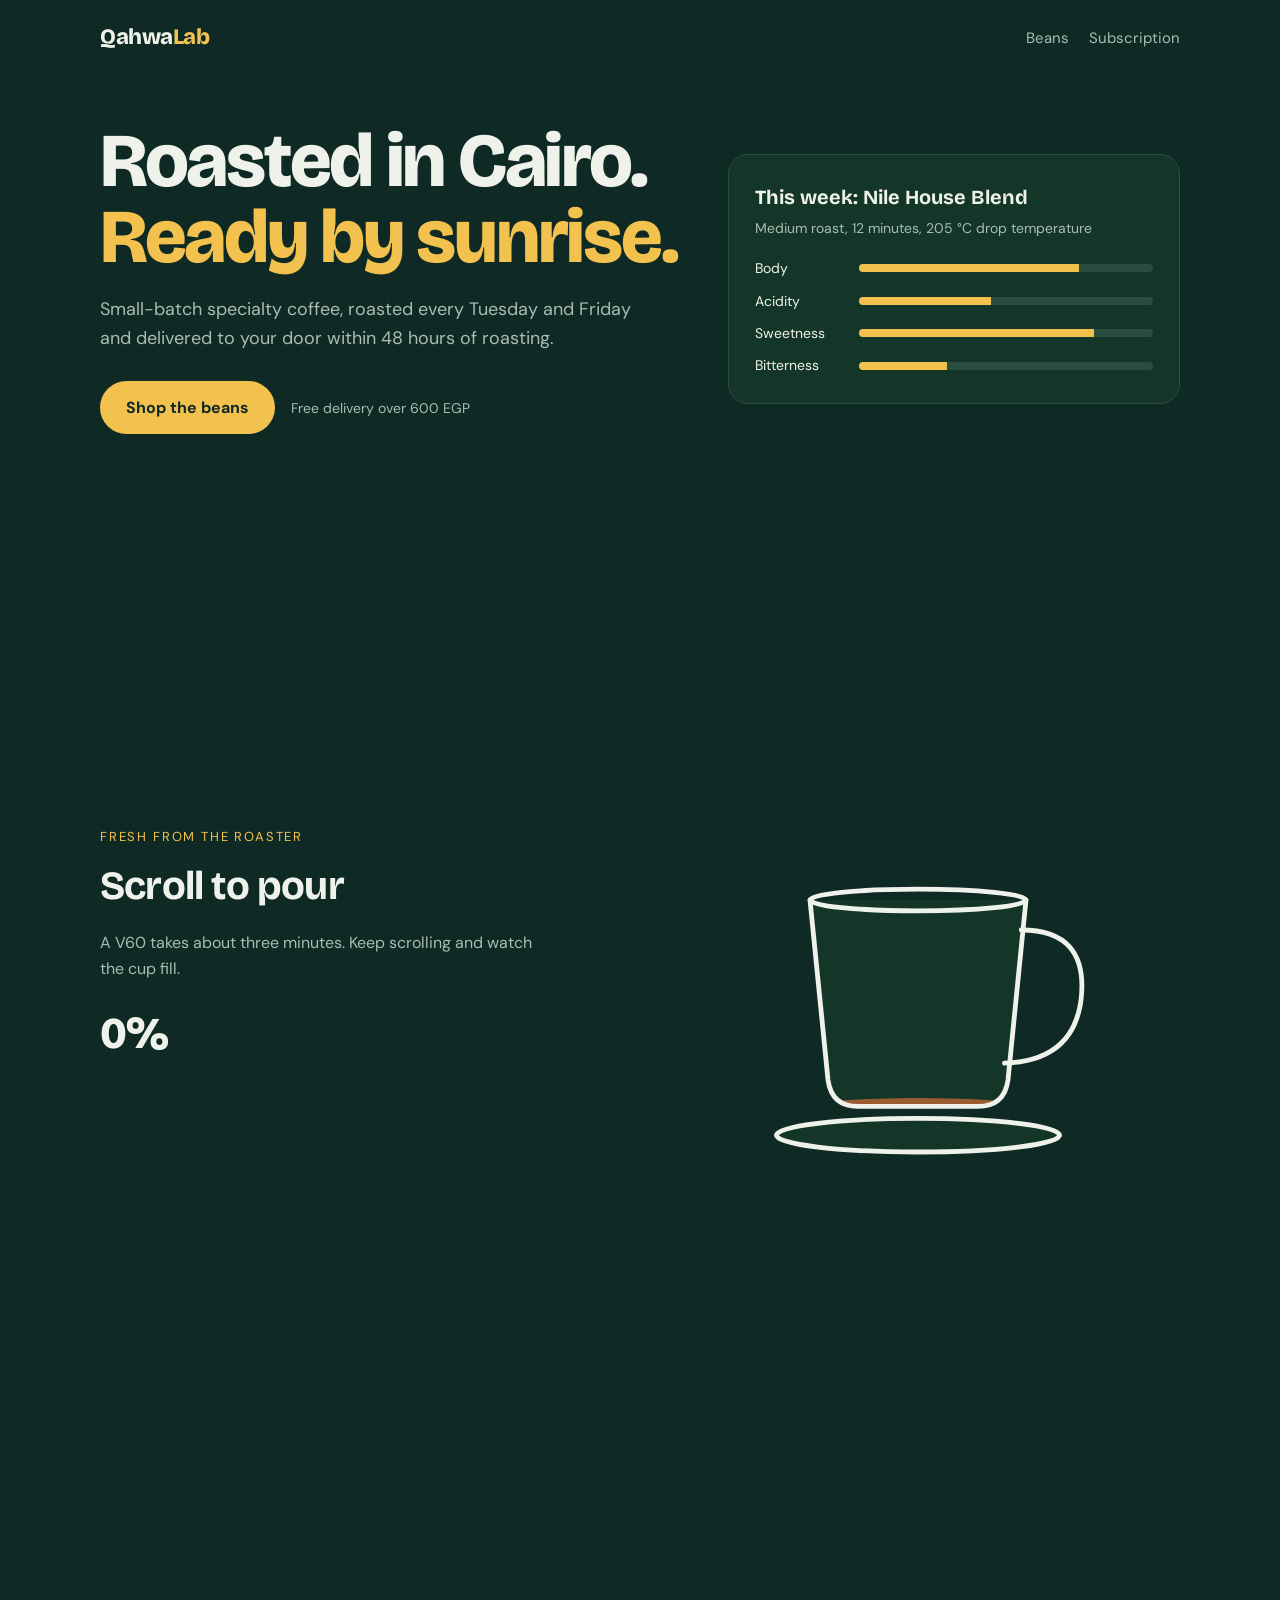
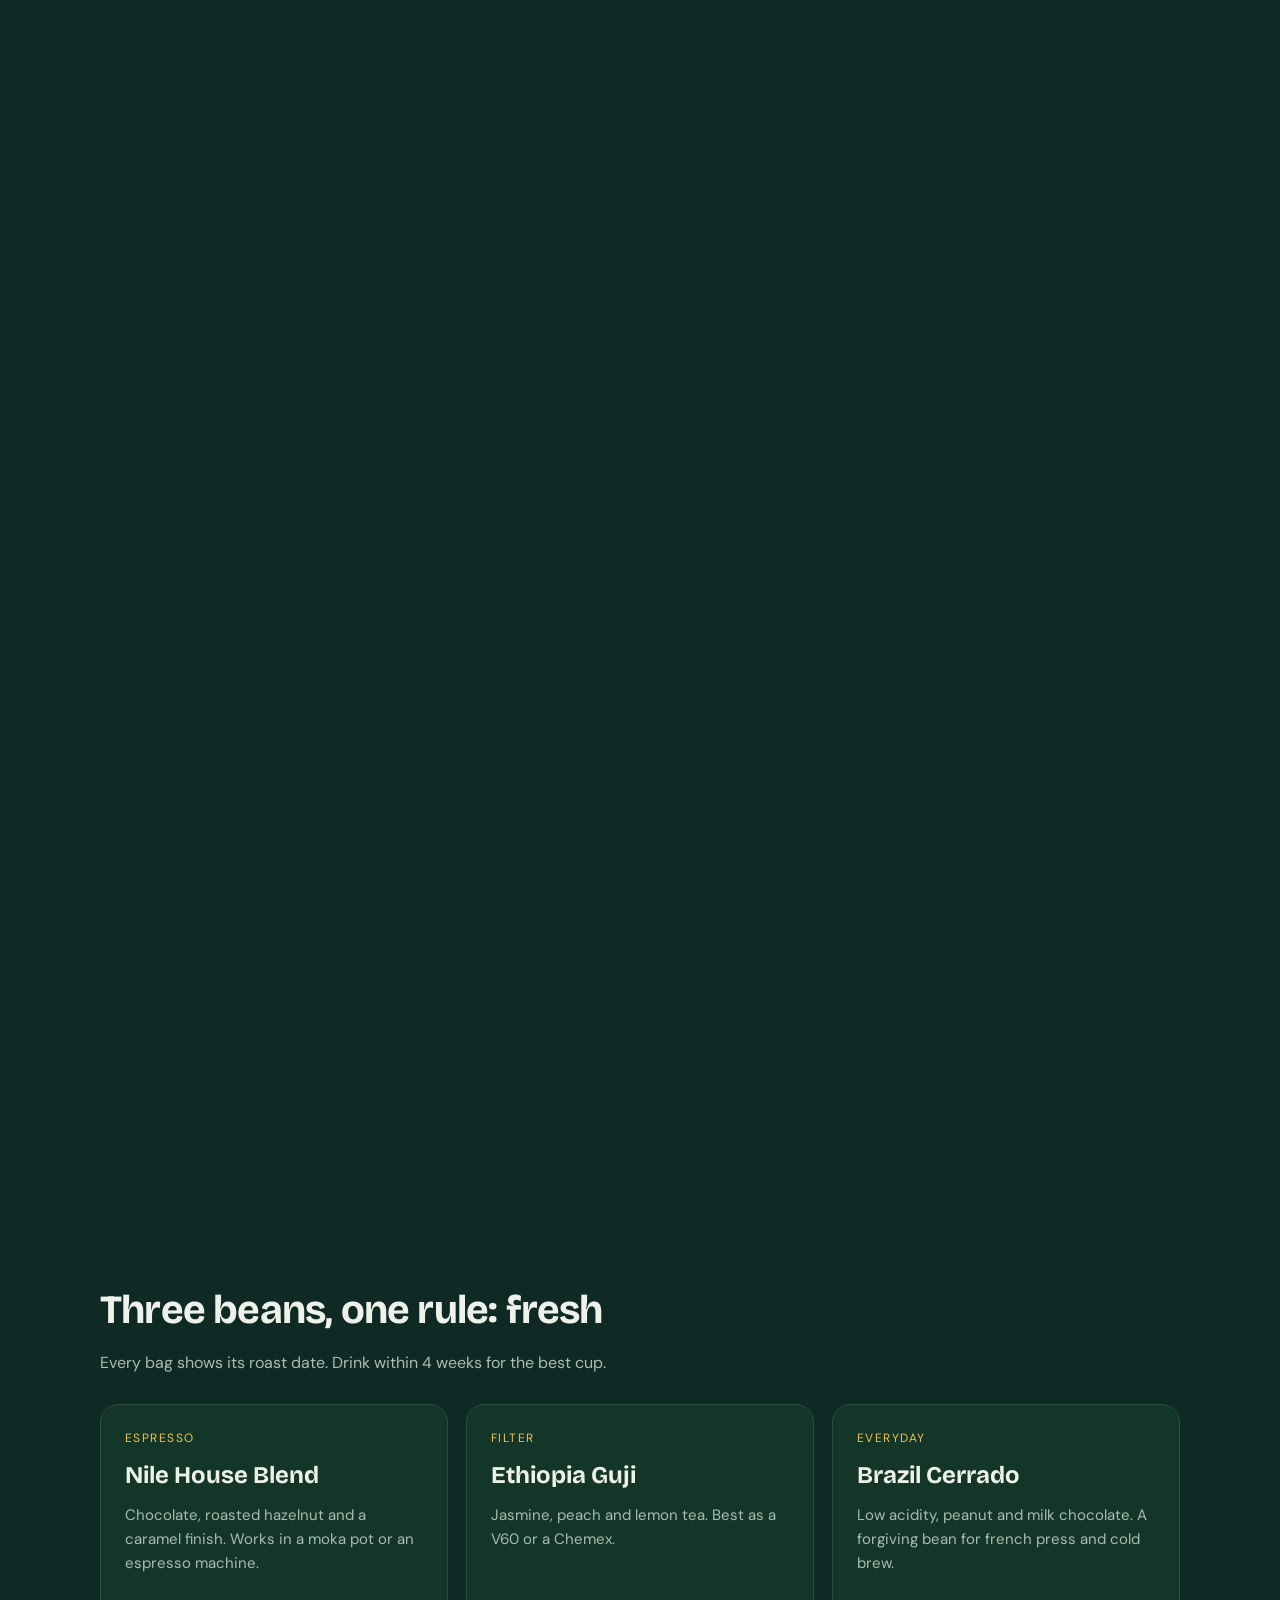
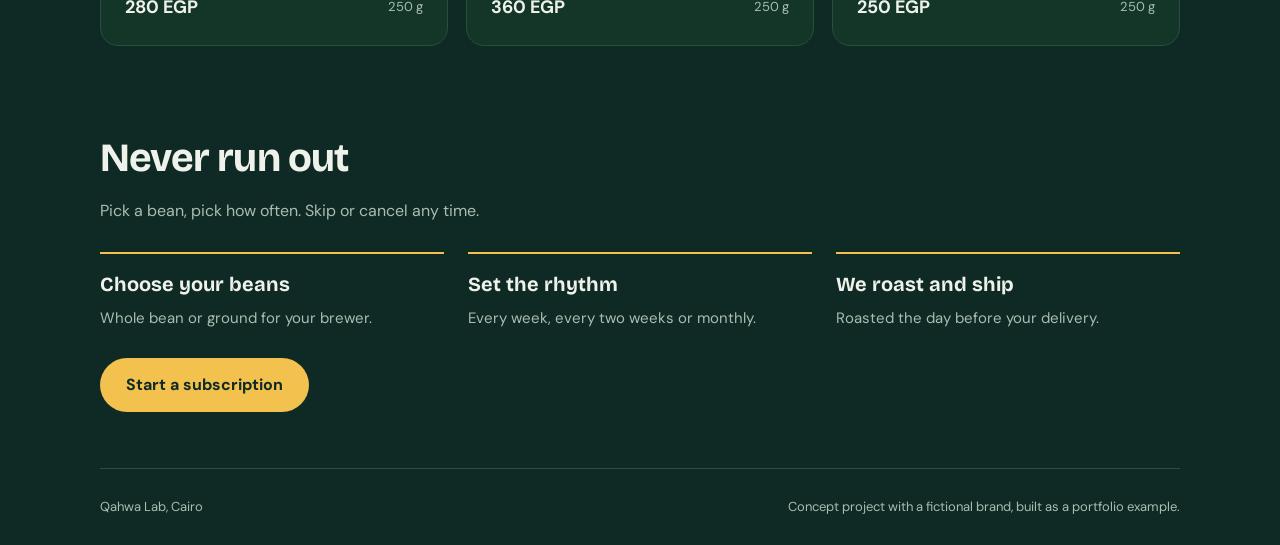
<file: projects/qahwa-lab.html>
<!doctype html><html><head><meta charset=utf8><meta name=viewport content="width=device-width,initial-scale=1,viewport-fit=cover"><style>:root{color-scheme:light;box-sizing:border-box;padding-top:env(safe-area-inset-top,0px);padding-bottom:env(safe-area-inset-bottom,0px)}html{scroll-padding-top:env(safe-area-inset-top,0px)}body{margin:0;padding:0;font:14px -apple-system,BlinkMacSystemFont,sans-serif;background:#fff;color:#000}img{max-width:100%}[hidden]:not([hidden=until-found i]){display:none!important}</style></head><body>
<title>Qahwa Lab</title>
<meta name="claude:viewport-fit-sides" content="cover">
<link rel="stylesheet" href="https://fonts.googleapis.com/css2?family=Bricolage+Grotesque:wght@500;700;800&family=DM+Sans:wght@400;500&display=swap">
<style>
/* Layout: dark green coffee-roaster page, big headline left, bean list right, then subscription steps */
:root{--bg:#0f2a24;--bg2:#143629;--fg:#eef2ea;--muted:#a9bdb2;--accent:#f2c14e;--ink:#0f2a24;--line:#2a4d40;color-scheme:dark;
--display:"Bricolage Grotesque","Arial Black",sans-serif;--body:"DM Sans",system-ui,sans-serif}
*{box-sizing:border-box}
body{background:var(--bg);color:var(--fg);font-family:var(--body);font-size:16px;line-height:1.6;margin:0;
padding-left:max(16px,env(safe-area-inset-left,0px));padding-right:max(16px,env(safe-area-inset-right,0px))}
.wrap{max-width:1080px;margin:0 auto}
nav{display:flex;justify-content:space-between;align-items:center;padding-block:20px;gap:12px;flex-wrap:wrap}
.logo{font-family:var(--display);font-weight:800;font-size:22px;letter-spacing:-.02em}
.logo span{color:var(--accent)}
nav a{color:var(--muted);text-decoration:none;margin-left:20px;font-size:15px}
nav a:hover{color:var(--fg)}
.hero{display:grid;grid-template-columns:1.3fr 1fr;gap:40px;padding-block:48px 64px;align-items:center}
.hero>*{min-width:0}
h1{font-family:var(--display);font-weight:800;font-size:clamp(38px,7vw,76px);line-height:1;letter-spacing:-.03em;margin:0 0 20px;text-wrap:balance}
h1 em{font-style:normal;color:var(--accent)}
.lead{color:var(--muted);font-size:18px;max-width:46ch;margin:0 0 28px}
.btn{display:inline-block;background:var(--accent);color:var(--ink);font-weight:700;padding:14px 26px;border-radius:999px;text-decoration:none;border:0;font:inherit;font-weight:700;cursor:pointer}
.btn:focus-visible,a:focus-visible{outline:3px solid var(--fg);outline-offset:3px}
.sub{margin-left:16px;color:var(--muted);font-size:14px}
.roast{background:var(--bg2);border:1px solid var(--line);border-radius:20px;padding:26px}
.roast h3{margin:0 0 4px;font-family:var(--display);font-size:20px}
.roast p{margin:0 0 18px;color:var(--muted);font-size:14px}
.meter{display:grid;grid-template-columns:90px 1fr;gap:10px 14px;align-items:center;font-size:14px}
.bar{height:8px;border-radius:99px;background:var(--line);overflow:hidden}
.bar i{display:block;height:100%;background:var(--accent)}
h2{font-family:var(--display);font-size:clamp(28px,4vw,40px);letter-spacing:-.02em;margin:0 0 8px}
section{padding-block:40px}
.sec-sub{color:var(--muted);margin:0 0 28px}
.beans{display:grid;grid-template-columns:repeat(auto-fit,minmax(240px,1fr));gap:18px}
.bean{border:1px solid var(--line);border-radius:18px;padding:24px;display:flex;flex-direction:column;gap:8px;background:var(--bg2)}
.bean .tag{font-size:12px;text-transform:uppercase;letter-spacing:.12em;color:var(--accent)}
.bean h3{font-family:var(--display);font-size:24px;margin:0}
.bean p{margin:0;color:var(--muted);font-size:15px;flex:1}
.price{font-weight:700;font-size:18px;display:flex;justify-content:space-between;align-items:center;margin-top:10px}
.price small{color:var(--muted);font-weight:400;font-size:13px}
.steps{display:grid;grid-template-columns:repeat(auto-fit,minmax(220px,1fr));gap:24px}
.step{border-top:2px solid var(--accent);padding-top:14px}
.step h3{margin:0 0 6px;font-family:var(--display);font-size:20px}
.step p{margin:0;color:var(--muted);font-size:15px}
footer{border-top:1px solid var(--line);padding-block:28px;color:var(--muted);font-size:13px;display:flex;justify-content:space-between;gap:12px;flex-wrap:wrap}
.pour{height:260vh;position:relative}
.pour-in{position:sticky;top:0;min-height:100vh;display:grid;grid-template-columns:1fr 1fr;gap:32px;align-items:center}
.pour-in>*{min-width:0}
.pour-txt .stage{font-size:13px;text-transform:uppercase;letter-spacing:.14em;color:var(--accent);min-height:1.6em}
.pour-txt h2{margin:6px 0 12px}
.pour-txt p{color:var(--muted);max-width:40ch;margin:0 0 18px}
.pct{font-family:var(--display);font-weight:800;font-size:44px;letter-spacing:-.02em;font-variant-numeric:tabular-nums}
.cupwrap{display:flex;justify-content:center}
.cupwrap svg{width:100%;max-width:360px;height:auto;max-height:78vh}
.coffee-fill{fill:#7a4524}
.cup-line{fill:none;stroke:var(--fg);stroke-width:4;stroke-linejoin:round;stroke-linecap:round}
.cup-body{fill:var(--bg2)}
.stream{stroke:#7a4524;stroke-linecap:round}
.steam{fill:none;stroke:var(--muted);stroke-width:3;stroke-linecap:round;transition:opacity .3s}
@media(max-width:760px){.pour-in{grid-template-columns:1fr;gap:8px;align-content:center}.pour-txt{text-align:center}.pour-txt p{margin-inline:auto}.cupwrap svg{max-height:52vh}}
@media(max-width:760px){.hero{grid-template-columns:1fr;padding-block:24px 40px}.sub{display:block;margin:12px 0 0}}
</style>
<div class="wrap">
<nav><div class="logo">Qahwa<span>Lab</span></div><div><a href="#beans">Beans</a><a href="#sub">Subscription</a></div></nav>
<header class="hero">
<div>
<h1>Roasted in Cairo. <em>Ready by sunrise.</em></h1>
<p class="lead">Small-batch specialty coffee, roasted every Tuesday and Friday and delivered to your door within 48 hours of roasting.</p>
<a class="btn" href="#beans">Shop the beans</a><span class="sub">Free delivery over 600 EGP</span>
</div>
<div class="roast" aria-label="Roast profile of this week's house blend">
<h3>This week: Nile House Blend</h3><p>Medium roast, 12 minutes, 205 °C drop temperature</p>
<div class="meter"><span>Body</span><div class="bar"><i style="width:75%"></i></div>
<span>Acidity</span><div class="bar"><i style="width:45%"></i></div>
<span>Sweetness</span><div class="bar"><i style="width:80%"></i></div>
<span>Bitterness</span><div class="bar"><i style="width:30%"></i></div></div>
</div>
</header>
<div class="pour" id="pour">
<div class="pour-in">
<div class="pour-txt">
<div class="stage" id="stage">Fresh from the roaster</div>
<h2>Scroll to pour</h2>
<p>A V60 takes about three minutes. Keep scrolling and watch the cup fill.</p>
<div class="pct" id="pct">0%</div>
</div>
<div class="cupwrap">
<svg viewBox="0 0 300 380" role="img" aria-label="A cup filling with coffee as you scroll">
<defs><clipPath id="cupclip"><path d="M60 150 L75 300 Q78 322 100 322 L200 322 Q222 322 225 300 L240 150 Z"/></clipPath></defs>
<ellipse cx="150" cy="346" rx="118" ry="14" class="cup-body" stroke="var(--fg)" stroke-width="4"/>
<path d="M60 150 L75 300 Q78 322 100 322 L200 322 Q222 322 225 300 L240 150 Z" class="cup-body"/>
<g clip-path="url(#cupclip)"><rect id="liquid" class="coffee-fill" x="0" y="322" width="300" height="200"/><ellipse id="surface" cx="150" cy="322" rx="90" ry="7" fill="#9a5c30"/></g>
<line id="stream" class="stream" x1="150" y1="0" x2="150" y2="322" stroke-width="0"/>
<path d="M60 150 L75 300 Q78 322 100 322 L200 322 Q222 322 225 300 L240 150" class="cup-line"/>
<path d="M236 175 Q292 175 286 232 Q280 284 222 286" class="cup-line"/>
<ellipse cx="150" cy="150" rx="90" ry="9" class="cup-line"/>
<path id="s1" class="steam" opacity="0" d="M120 120 Q108 98 122 78 Q134 58 120 38"/>
<path id="s2" class="steam" opacity="0" d="M155 120 Q143 98 157 78 Q169 58 155 38"/>
<path id="s3" class="steam" opacity="0" d="M190 120 Q178 98 192 78 Q204 58 190 38"/>
</svg>
</div>
</div>
</div>
<section id="beans"><h2>Three beans, one rule: fresh</h2><p class="sec-sub">Every bag shows its roast date. Drink within 4 weeks for the best cup.</p>
<div class="beans">
<article class="bean"><span class="tag">Espresso</span><h3>Nile House Blend</h3><p>Chocolate, roasted hazelnut and a caramel finish. Works in a moka pot or an espresso machine.</p><div class="price">280 EGP <small>250 g</small></div></article>
<article class="bean"><span class="tag">Filter</span><h3>Ethiopia Guji</h3><p>Jasmine, peach and lemon tea. Best as a V60 or a Chemex.</p><div class="price">360 EGP <small>250 g</small></div></article>
<article class="bean"><span class="tag">Everyday</span><h3>Brazil Cerrado</h3><p>Low acidity, peanut and milk chocolate. A forgiving bean for french press and cold brew.</p><div class="price">250 EGP <small>250 g</small></div></article>
</div></section>
<section id="sub"><h2>Never run out</h2><p class="sec-sub">Pick a bean, pick how often. Skip or cancel any time.</p>
<div class="steps">
<div class="step"><h3>Choose your beans</h3><p>Whole bean or ground for your brewer.</p></div>
<div class="step"><h3>Set the rhythm</h3><p>Every week, every two weeks or monthly.</p></div>
<div class="step"><h3>We roast and ship</h3><p>Roasted the day before your delivery.</p></div>
</div><p style="margin-top:28px"><button class="btn" type="button" id="start">Start a subscription</button> <span class="sub" id="msg" role="status"></span></p></section>
<footer><span>Qahwa Lab, Cairo</span><span>Concept project with a fictional brand, built as a portfolio example.</span></footer>
</div>
<script>
document.getElementById('start').addEventListener('click',function(){document.getElementById('msg').textContent='This is a demo page, so ordering is switched off.'});
(function(){
var box=document.getElementById('pour'),liquid=document.getElementById('liquid'),surf=document.getElementById('surface'),
stream=document.getElementById('stream'),pct=document.getElementById('pct'),stage=document.getElementById('stage'),
steam=[document.getElementById('s1'),document.getElementById('s2'),document.getElementById('s3')];
var reduce=window.matchMedia&&window.matchMedia('(prefers-reduced-motion: reduce)').matches;
var TOP=322,FULL=168; /* y of empty and of full level in the cup */
function clamp(v){return v<0?0:v>1?1:v}
function draw(p){
var fill=clamp((p-0.08)/0.84),y=TOP-(TOP-FULL)*fill;
liquid.setAttribute('y',y);surf.setAttribute('cy',y);
var on=p>0.05&&p<0.93;
var w=on?Math.min(9,(p-0.05)*60)*Math.min(1,(0.93-p)*14):0;
stream.setAttribute('y2',Math.max(y,0));stream.setAttribute('stroke-width',w.toFixed(2));
var n=Math.round(fill*100);pct.textContent=n+'%';
stage.textContent=p<0.08?'Fresh from the roaster':p<0.93?'Pouring':'Ready to drink';
var s=clamp((p-0.93)/0.07);for(var i=0;i<steam.length;i++){steam[i].setAttribute('opacity',(s*0.8).toFixed(2))}
}
function update(){
var r=box.getBoundingClientRect(),vh=window.innerHeight||document.documentElement.clientHeight,span=r.height-vh;
draw(span>0?clamp(-r.top/span):1);
}
/* poll every frame so it works whichever element does the scrolling */
var last=null;
function loop(){var r=box.getBoundingClientRect(),k=r.top+'|'+r.height+'|'+window.innerHeight;if(k!==last){last=k;update()}requestAnimationFrame(loop)}
document.addEventListener('scroll',function(){last=null},{passive:true,capture:true});
update();loop();
})();
</script>

</body></html>
</file>
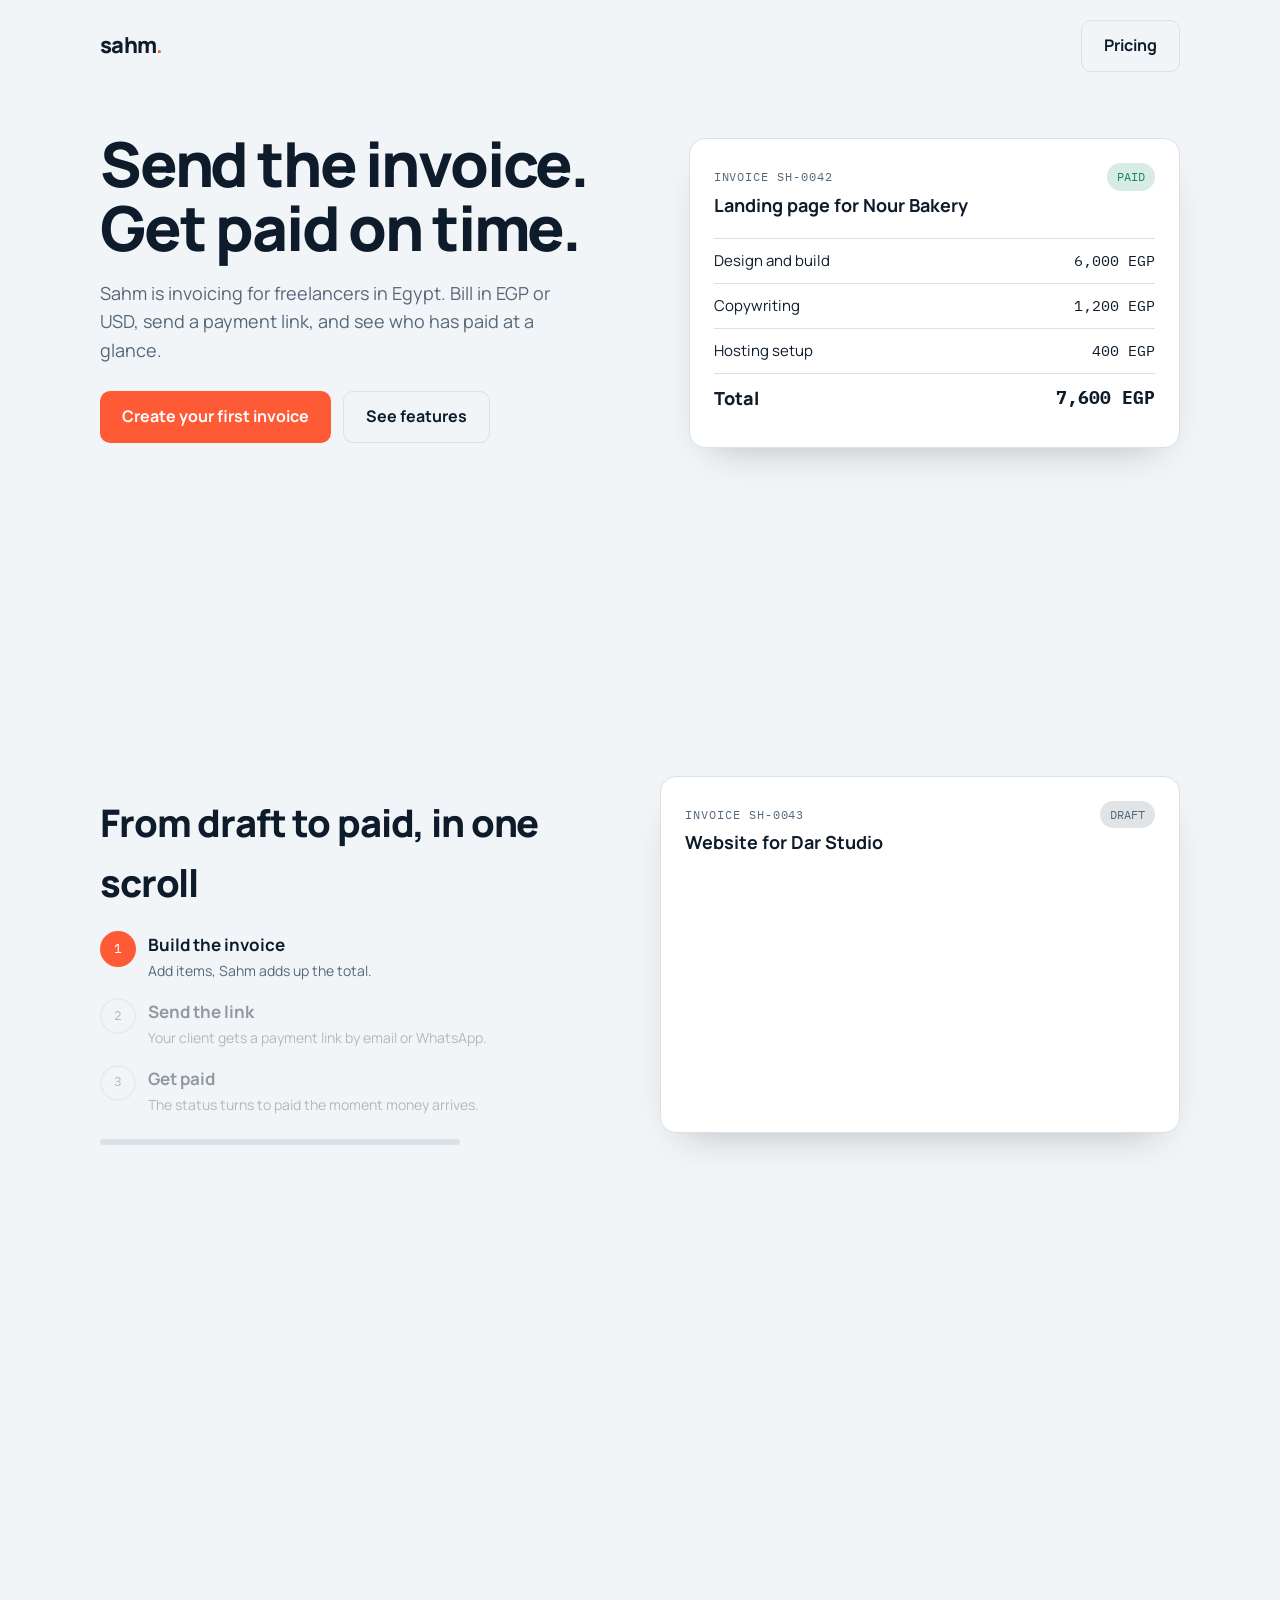
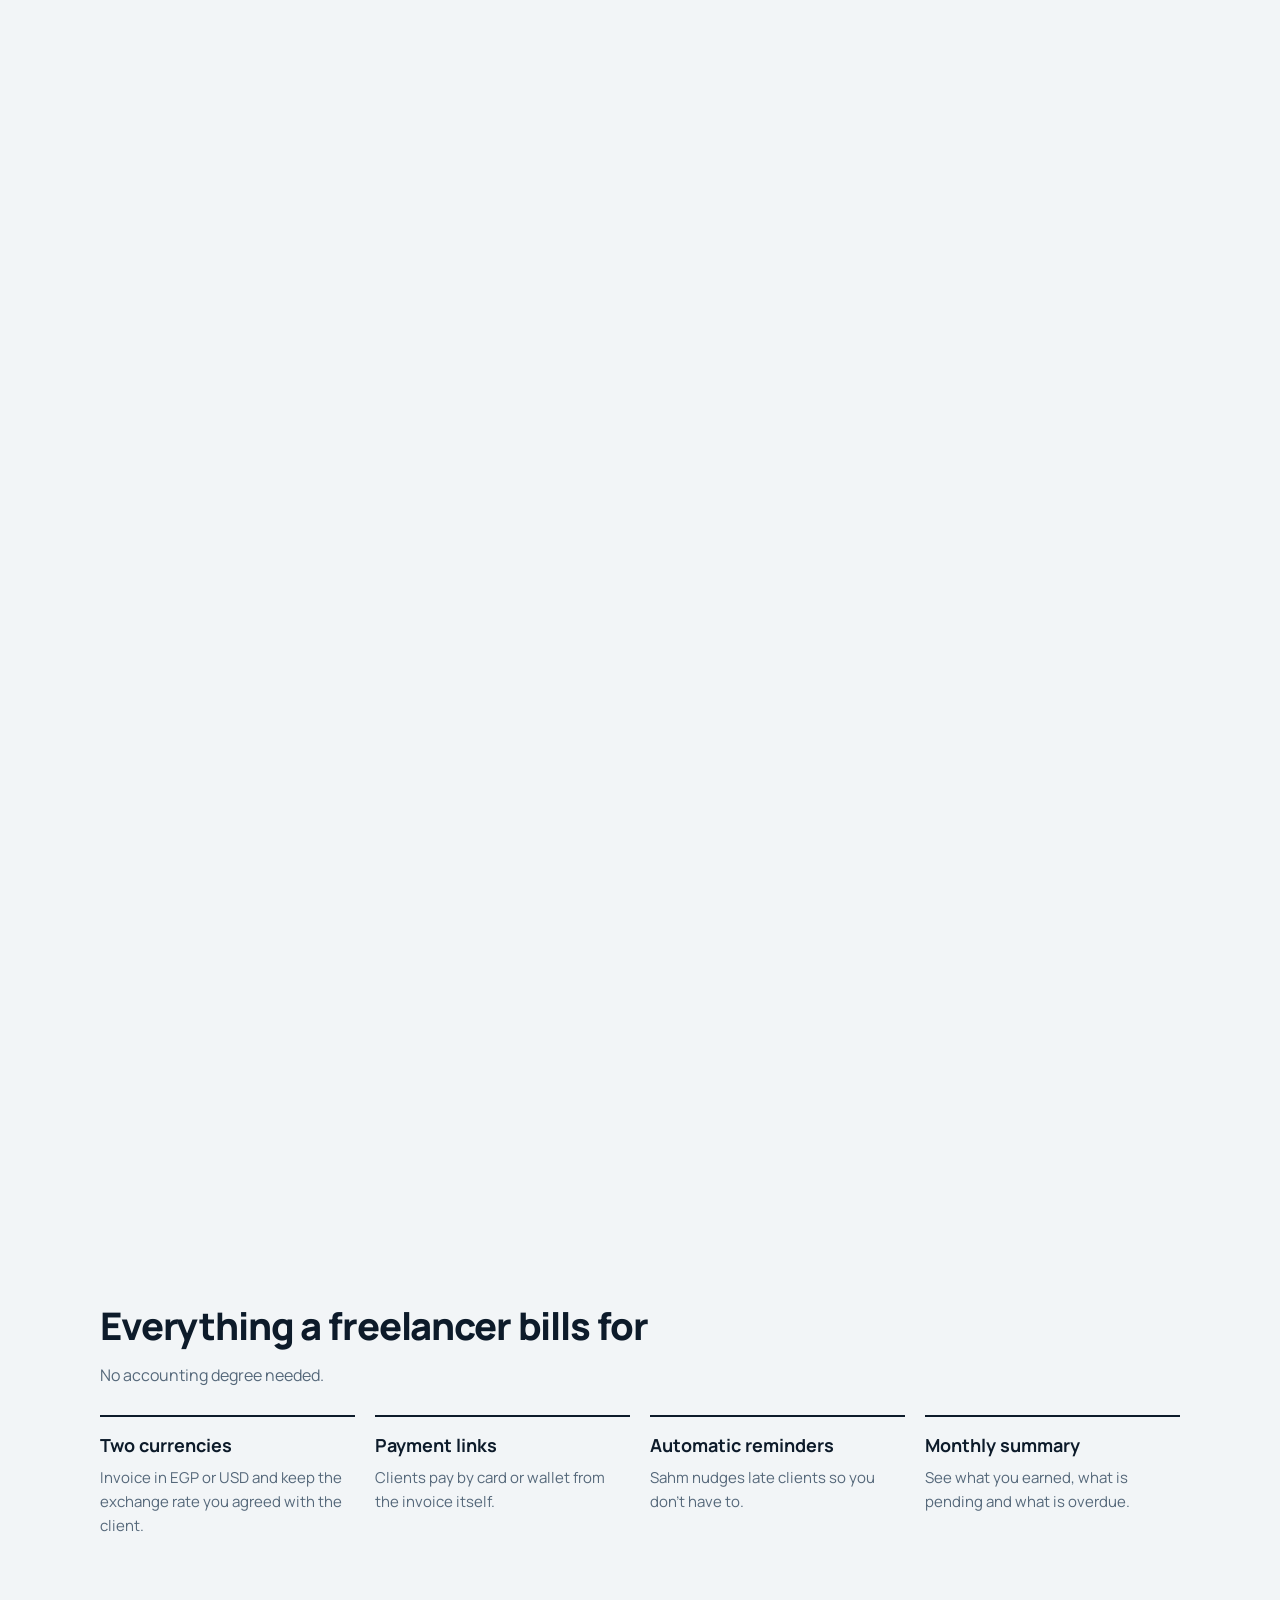
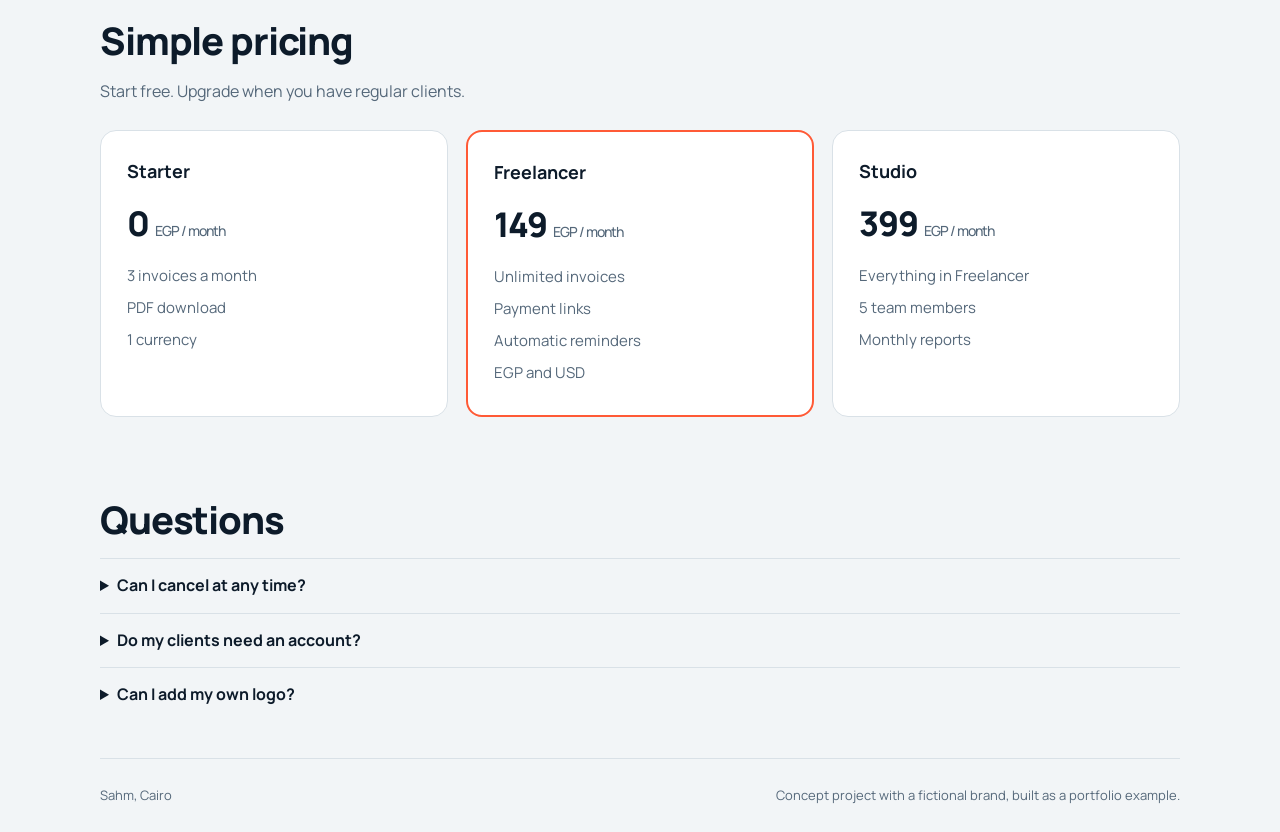
<file: projects/sahm.html>
<!doctype html><html><head><meta charset=utf8><meta name=viewport content="width=device-width,initial-scale=1,viewport-fit=cover"><style>:root{color-scheme:light;box-sizing:border-box;padding-top:env(safe-area-inset-top,0px);padding-bottom:env(safe-area-inset-bottom,0px)}html{scroll-padding-top:env(safe-area-inset-top,0px)}body{margin:0;padding:0;font:14px -apple-system,BlinkMacSystemFont,sans-serif;background:#fff;color:#000}img{max-width:100%}[hidden]:not([hidden=until-found i]){display:none!important}</style></head><body>
<title>Sahm Invoicing</title>
<meta name="claude:viewport-fit-sides" content="cover">
<link rel="stylesheet" href="https://fonts.googleapis.com/css2?family=Manrope:wght@500;700;800&family=IBM+Plex+Mono:wght@400;500&display=swap">
<style>
/* Layout: light SaaS landing page. Headline + live invoice mock, features row, 3 pricing tiers, FAQ */
:root{--bg:#f2f5f7;--surface:#ffffff;--fg:#0d1b2a;--muted:#55687a;--accent:#ff5a36;--accent-ink:#ffffff;--line:#d9e1e7;--ok:#0f8a5f;color-scheme:light;
--display:"Manrope",system-ui,sans-serif;--mono:"IBM Plex Mono",ui-monospace,monospace}
@media (prefers-color-scheme: dark){:root:not([data-theme="light"]){--bg:#0b141d;--surface:#122130;--fg:#e8eef4;--muted:#97a9b9;--accent:#ff7458;--accent-ink:#1a0a05;--line:#23384b;--ok:#3ccf91;color-scheme:dark}}
:root[data-theme="dark"]{--bg:#0b141d;--surface:#122130;--fg:#e8eef4;--muted:#97a9b9;--accent:#ff7458;--accent-ink:#1a0a05;--line:#23384b;--ok:#3ccf91;color-scheme:dark}
*{box-sizing:border-box}
body{background:var(--bg);color:var(--fg);font-family:var(--display);font-size:16px;line-height:1.6;margin:0;
padding-left:max(16px,env(safe-area-inset-left,0px));padding-right:max(16px,env(safe-area-inset-right,0px))}
.wrap{max-width:1080px;margin:0 auto}
nav{display:flex;justify-content:space-between;align-items:center;padding-block:20px;gap:12px}
.logo{font-weight:800;font-size:22px;letter-spacing:-.03em}.logo b{color:var(--accent)}
.btn{display:inline-block;background:var(--accent);color:var(--accent-ink);font:inherit;font-weight:700;padding:12px 22px;border-radius:10px;border:0;text-decoration:none;cursor:pointer}
.btn.ghost{background:transparent;color:var(--fg);border:1.5px solid var(--line)}
.btn:focus-visible{outline:3px solid var(--fg);outline-offset:3px}
.hero{display:grid;grid-template-columns:1.1fr 1fr;gap:48px;align-items:center;padding-block:40px 64px}
.hero>*{min-width:0}
h1{font-size:clamp(36px,6vw,62px);line-height:1.04;letter-spacing:-.035em;font-weight:800;margin:0 0 18px;text-wrap:balance}
.lead{color:var(--muted);font-size:18px;max-width:44ch;margin:0 0 26px}
.cta{display:flex;gap:12px;flex-wrap:wrap}
.inv{background:var(--surface);border:1px solid var(--line);border-radius:16px;padding:24px;box-shadow:0 18px 40px -24px rgba(13,27,42,.35)}
.inv-top{display:flex;justify-content:space-between;align-items:flex-start;gap:12px;margin-bottom:18px}
.inv small{font-family:var(--mono);color:var(--muted);font-size:12px;text-transform:uppercase;letter-spacing:.08em}
.inv h3{margin:2px 0 0;font-size:18px}
.pill{font-family:var(--mono);font-size:12px;background:color-mix(in srgb,var(--ok) 16%,transparent);color:var(--ok);padding:4px 10px;border-radius:99px;white-space:nowrap}
.row{display:flex;justify-content:space-between;gap:12px;padding:10px 0;border-top:1px solid var(--line);font-size:15px}
.row span:last-child{font-family:var(--mono);font-variant-numeric:tabular-nums}
.total{font-weight:800;font-size:18px}
h2{font-size:clamp(26px,4vw,38px);letter-spacing:-.03em;margin:0 0 8px;font-weight:800}
section{padding-block:36px}
.sec-sub{color:var(--muted);margin:0 0 26px}
.feats{display:grid;grid-template-columns:repeat(auto-fit,minmax(230px,1fr));gap:20px}
.feat{border-top:2px solid var(--fg);padding-top:14px}
.feat h3{margin:0 0 6px;font-size:18px}.feat p{margin:0;color:var(--muted);font-size:15px}
.plans{display:grid;grid-template-columns:repeat(auto-fit,minmax(240px,1fr));gap:18px}
.plan{background:var(--surface);border:1px solid var(--line);border-radius:16px;padding:26px;display:flex;flex-direction:column;gap:10px}
.plan.hot{border:2px solid var(--accent)}
.plan h3{margin:0;font-size:18px}
.amt{font-size:34px;font-weight:800;letter-spacing:-.03em}.amt small{font-size:14px;font-weight:500;color:var(--muted)}
.plan ul{margin:0;padding:0;list-style:none;color:var(--muted);font-size:15px;flex:1}
.plan li{padding:4px 0}
details{border-top:1px solid var(--line);padding:14px 0}
summary{cursor:pointer;font-weight:700}
details p{margin:8px 0 0;color:var(--muted);max-width:60ch}
footer{border-top:1px solid var(--line);padding-block:26px;color:var(--muted);font-size:13px;display:flex;justify-content:space-between;gap:12px;flex-wrap:wrap}
.flow{height:260vh;position:relative}
.flow-in{position:sticky;top:0;min-height:100vh;display:grid;grid-template-columns:1fr 1fr;gap:40px;align-items:center}
.flow-in>*{min-width:0}
.flow h2{margin-bottom:18px}
.stages{list-style:none;margin:0;padding:0;display:flex;flex-direction:column;gap:14px}
.stages li{display:grid;grid-template-columns:36px 1fr;gap:12px;align-items:start;opacity:.42;transition:opacity .25s}
.stages li.on{opacity:1}
.stages .dot{width:36px;height:36px;border-radius:50%;border:2px solid var(--line);display:grid;place-items:center;font-family:var(--mono);font-size:13px;transition:background .25s,border-color .25s,color .25s}
.stages li.on .dot{background:var(--accent);border-color:var(--accent);color:var(--accent-ink)}
.stages b{display:block;font-size:17px}
.stages span{color:var(--muted);font-size:14px}
.trk{height:6px;border-radius:99px;background:var(--line);overflow:hidden;margin-top:22px;max-width:360px}
.trk i{display:block;height:100%;width:0;background:var(--accent)}
.inv2{position:relative;padding-bottom:72px}
.inv2 .pill{transition:background .25s,color .25s}
.pill.draft{background:color-mix(in srgb,var(--muted) 18%,transparent);color:var(--muted)}
.pill.sent{background:color-mix(in srgb,var(--accent) 18%,transparent);color:var(--accent)}
.rv{opacity:0;transform:translateY(14px)}
.stamp{position:absolute;right:24px;bottom:16px;font-family:var(--mono);font-weight:500;font-size:22px;letter-spacing:.12em;color:var(--ok);border:3px solid var(--ok);border-radius:8px;padding:4px 14px;opacity:0;transform:rotate(-10deg) scale(1.6);pointer-events:none}
.paidnote{font-family:var(--mono);font-size:13px;color:var(--muted);margin-top:10px;min-height:1.4em}
@media(max-width:760px){.flow-in{grid-template-columns:1fr;gap:20px;align-content:center}.stages{flex-direction:row;gap:10px}.stages li{grid-template-columns:1fr;justify-items:start}.stages span{display:none}}
@media(max-width:760px){.hero{grid-template-columns:1fr;gap:32px}}
</style>
<div class="wrap">
<nav><div class="logo">sahm<b>.</b></div><a class="btn ghost" href="#pricing">Pricing</a></nav>
<header class="hero">
<div>
<h1>Send the invoice. Get paid on time.</h1>
<p class="lead">Sahm is invoicing for freelancers in Egypt. Bill in EGP or USD, send a payment link, and see who has paid at a glance.</p>
<div class="cta"><button class="btn" type="button" id="go">Create your first invoice</button><a class="btn ghost" href="#features">See features</a></div>
<p id="msg" role="status" style="color:var(--muted);font-size:14px;margin:12px 0 0"></p>
</div>
<div class="inv" aria-label="Example invoice">
<div class="inv-top"><div><small>Invoice SH-0042</small><h3>Landing page for Nour Bakery</h3></div><span class="pill">PAID</span></div>
<div class="row"><span>Design and build</span><span>6,000 EGP</span></div>
<div class="row"><span>Copywriting</span><span>1,200 EGP</span></div>
<div class="row"><span>Hosting setup</span><span>400 EGP</span></div>
<div class="row total"><span>Total</span><span>7,600 EGP</span></div>
</div>
</header>
<div class="flow" id="flow">
<div class="flow-in">
<div>
<h2>From draft to paid, in one scroll</h2>
<ol class="stages" id="stages">
<li class="on"><span class="dot">1</span><div><b>Build the invoice</b><span>Add items, Sahm adds up the total.</span></div></li>
<li><span class="dot">2</span><div><b>Send the link</b><span>Your client gets a payment link by email or WhatsApp.</span></div></li>
<li><span class="dot">3</span><div><b>Get paid</b><span>The status turns to paid the moment money arrives.</span></div></li>
</ol>
<div class="trk" aria-hidden="true"><i id="trk"></i></div>
</div>
<div>
<div class="inv inv2" aria-label="Invoice that fills in as you scroll">
<div class="inv-top"><div><small>Invoice SH-0043</small><h3>Website for Dar Studio</h3></div><span class="pill draft" id="pill">DRAFT</span></div>
<div class="row rv"><span>Design and build</span><span>6,000 EGP</span></div>
<div class="row rv"><span>Copywriting</span><span>1,200 EGP</span></div>
<div class="row rv"><span>Hosting setup</span><span>400 EGP</span></div>
<div class="row total rv"><span>Total</span><span id="tot">0 EGP</span></div>
<div class="stamp" id="stamp">PAID</div>
</div>
<div class="paidnote" id="note" role="status"></div>
</div>
</div>
</div>
<section id="features"><h2>Everything a freelancer bills for</h2><p class="sec-sub">No accounting degree needed.</p>
<div class="feats">
<div class="feat"><h3>Two currencies</h3><p>Invoice in EGP or USD and keep the exchange rate you agreed with the client.</p></div>
<div class="feat"><h3>Payment links</h3><p>Clients pay by card or wallet from the invoice itself.</p></div>
<div class="feat"><h3>Automatic reminders</h3><p>Sahm nudges late clients so you don't have to.</p></div>
<div class="feat"><h3>Monthly summary</h3><p>See what you earned, what is pending and what is overdue.</p></div>
</div></section>
<section id="pricing"><h2>Simple pricing</h2><p class="sec-sub">Start free. Upgrade when you have regular clients.</p>
<div class="plans">
<div class="plan"><h3>Starter</h3><div class="amt">0 <small>EGP / month</small></div><ul><li>3 invoices a month</li><li>PDF download</li><li>1 currency</li></ul></div>
<div class="plan hot"><h3>Freelancer</h3><div class="amt">149 <small>EGP / month</small></div><ul><li>Unlimited invoices</li><li>Payment links</li><li>Automatic reminders</li><li>EGP and USD</li></ul></div>
<div class="plan"><h3>Studio</h3><div class="amt">399 <small>EGP / month</small></div><ul><li>Everything in Freelancer</li><li>5 team members</li><li>Monthly reports</li></ul></div>
</div></section>
<section><h2>Questions</h2>
<details><summary>Can I cancel at any time?</summary><p>Yes. Cancel from your account page and you keep access until the end of the month.</p></details>
<details><summary>Do my clients need an account?</summary><p>No. They open the link, view the invoice and pay.</p></details>
<details><summary>Can I add my own logo?</summary><p>Yes, on the Freelancer and Studio plans.</p></details>
</section>
<footer><span>Sahm, Cairo</span><span>Concept project with a fictional brand, built as a portfolio example.</span></footer>
</div>
<script>
document.getElementById('go').addEventListener('click',function(){document.getElementById('msg').textContent='This is a demo page, so sign-up is switched off.'});
(function(){
var box=document.getElementById('flow'),rows=box.querySelectorAll('.rv'),tot=document.getElementById('tot'),
pill=document.getElementById('pill'),stamp=document.getElementById('stamp'),note=document.getElementById('note'),
trk=document.getElementById('trk'),steps=box.querySelectorAll('.stages li');
function clamp(v){return v<0?0:v>1?1:v}
function seg(p,a,b){return clamp((p-a)/(b-a))}
function fmt(n){return Math.round(n).toLocaleString('en-US')}
function draw(p){
for(var i=0;i<rows.length;i++){var s=seg(p,0.04+i*0.08,0.12+i*0.08);rows[i].style.opacity=s;rows[i].style.transform='translateY('+((1-s)*14)+'px)'}
tot.textContent=fmt(7600*seg(p,0.12,0.34))+' EGP';
var st=p<0.38?0:p<0.7?1:2;
pill.textContent=['DRAFT','SENT','PAID'][st];
pill.className='pill '+(st===0?'draft':st===1?'sent':'');
var s=seg(p,0.7,0.78);
stamp.style.opacity=s;stamp.style.transform='rotate(-10deg) scale('+(1.6-0.6*s)+')';
note.textContent=st===0?'':st===1?'Payment link sent to the client':'Paid by card, 7,600 EGP received';
for(var j=0;j<steps.length;j++){steps[j].className=j<=st?'on':''}
trk.style.width=(p*100)+'%';
}
function update(){
var r=box.getBoundingClientRect(),vh=window.innerHeight||document.documentElement.clientHeight,span=r.height-vh;
draw(span>0?clamp(-r.top/span):1);
}
var last=null;
function loop(){var r=box.getBoundingClientRect(),k=r.top+'|'+r.height+'|'+window.innerHeight;if(k!==last){last=k;update()}requestAnimationFrame(loop)}
document.addEventListener('scroll',function(){last=null},{passive:true,capture:true});
update();loop();
})();
</script>

</body></html>
</file>
